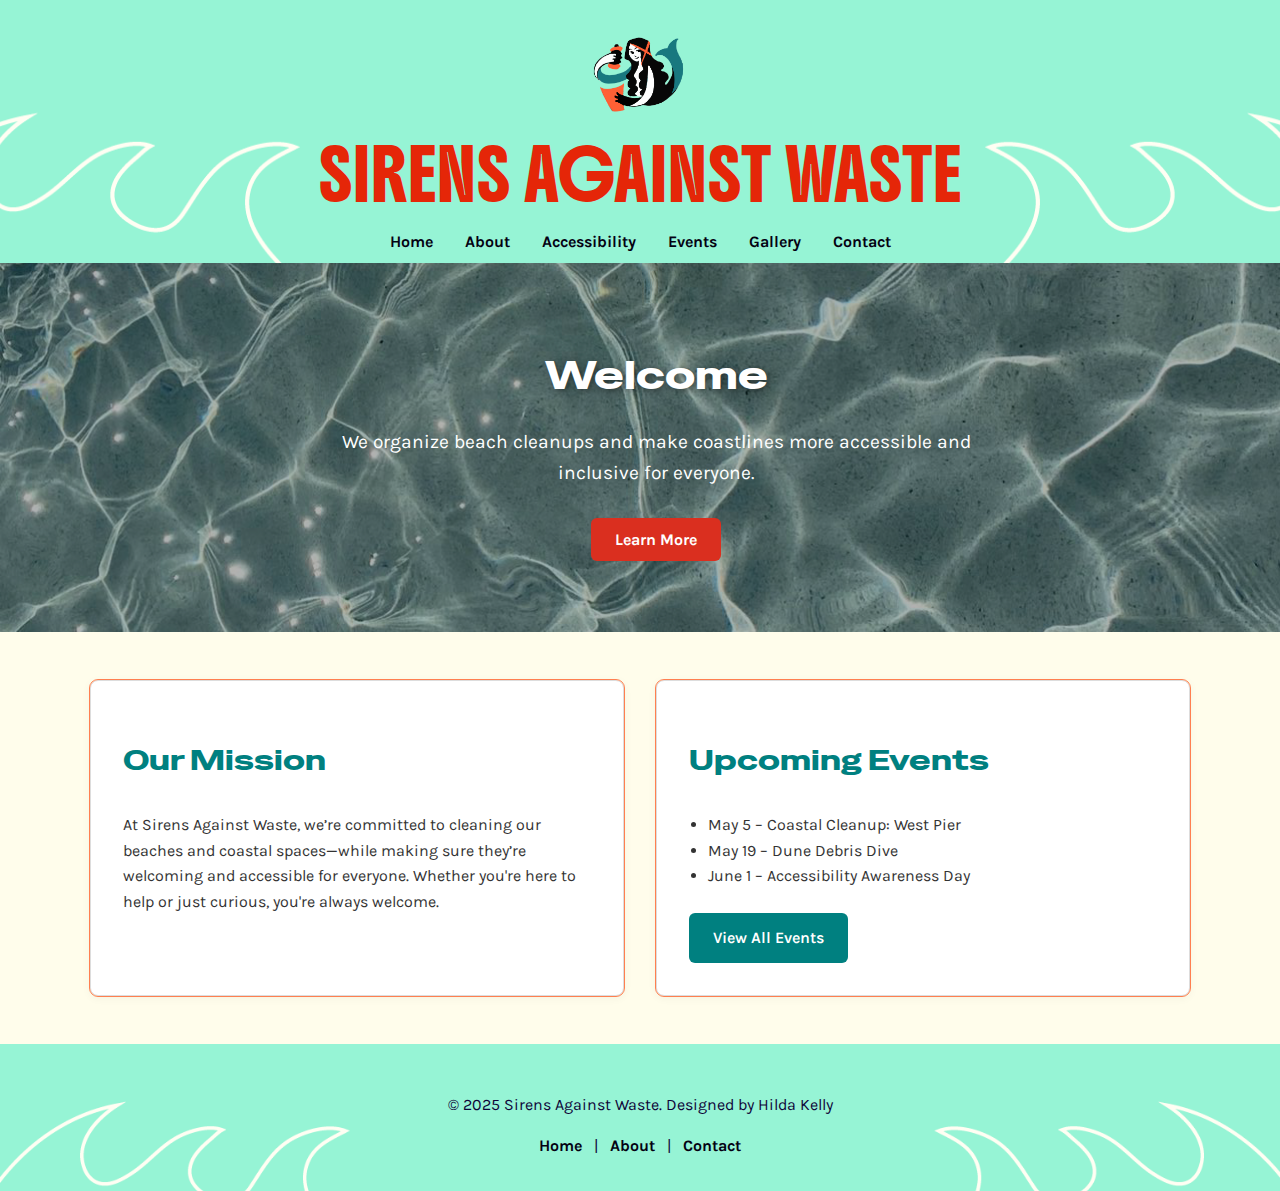
<file: index.html>
<!DOCTYPE html>
<html lang="en">
<head>
  <meta charset="UTF-8">
  <meta name="viewport" content="width=device-width, initial-scale=1.0">
  <title>Sirens Against Waste</title>
  <link rel="stylesheet" href="stylesheet.css">
  <link rel="icon" type="image/png" href="images/favicon.png">

  <link rel="preconnect" href="https://fonts.googleapis.com">
  <link rel="preconnect" href="https://fonts.gstatic.com" crossorigin>
  <link href="https://fonts.googleapis.com/css2?family=Boldonse&family=Karla:ital,wght@0,200..800;1,200..800&family=Special+Gothic+Expanded+One&family=Trade+Winds&display=swap" rel="stylesheet">
</head>

<body class="home">
    <header>


        <img src="images/logo.png" alt="Sirens Against Waste logo" class="main-logo">
        <div class="title-banner">
          <h1>Sirens Against Waste</h1>
        </div>
        <nav>
          <ul>
            <li><a href="index.html">Home</a></li>
            <li><a href="about.html">About</a></li>
            <li><a href="accessibility.html">Accessibility</a></li>
            <li><a href="events.html">Events</a></li>
            <li><a href="gallery.html">Gallery</a></li>
            <li><a href="contact.html">Contact</a></li>
          </ul>
        </nav>
      </header>
    
     
       <!-- Hero Banner -->
  <section class="hero-banner">
    <div class="hero-content">
      <h2>Welcome</h2>
      <p>We organize beach cleanups and make coastlines more accessible and inclusive for everyone.</p>
      <a href="about.html" class="hero-button">Learn More</a>
    </div>
  </section>
  

  <!-- Mission + Events Section -->
  <section class="home-feature-section">
    <div class="mission-box">
      <h2>Our Mission</h2>
      <p>
        At Sirens Against Waste, we’re committed to cleaning our beaches and coastal spaces—while making sure they’re welcoming and accessible for everyone. Whether you're here to help or just curious, you're always welcome.
      </p>
    </div>

    <div class="events-preview">
      <h2>Upcoming Events</h2>
      <ul>
        <li>May 5 – Coastal Cleanup: West Pier</li>
        <li>May 19 – Dune Debris Dive</li>
        <li>June 1 – Accessibility Awareness Day</li>
      </ul>
      <a href="events.html" class="events-button">View All Events</a>
    </div>
  </section>
    
   

  
  <footer>
    <div class="footer-banner">
      <p>&copy; 2025 Sirens Against Waste. Designed by Hilda Kelly</p>
      <nav>
        <a href="index.html">Home</a> |
        <a href="about.html">About</a> |
        <a href="contact.html">Contact</a>
      </nav>
    </div>
  </footer>

  
  
</body>
</html>
</file>
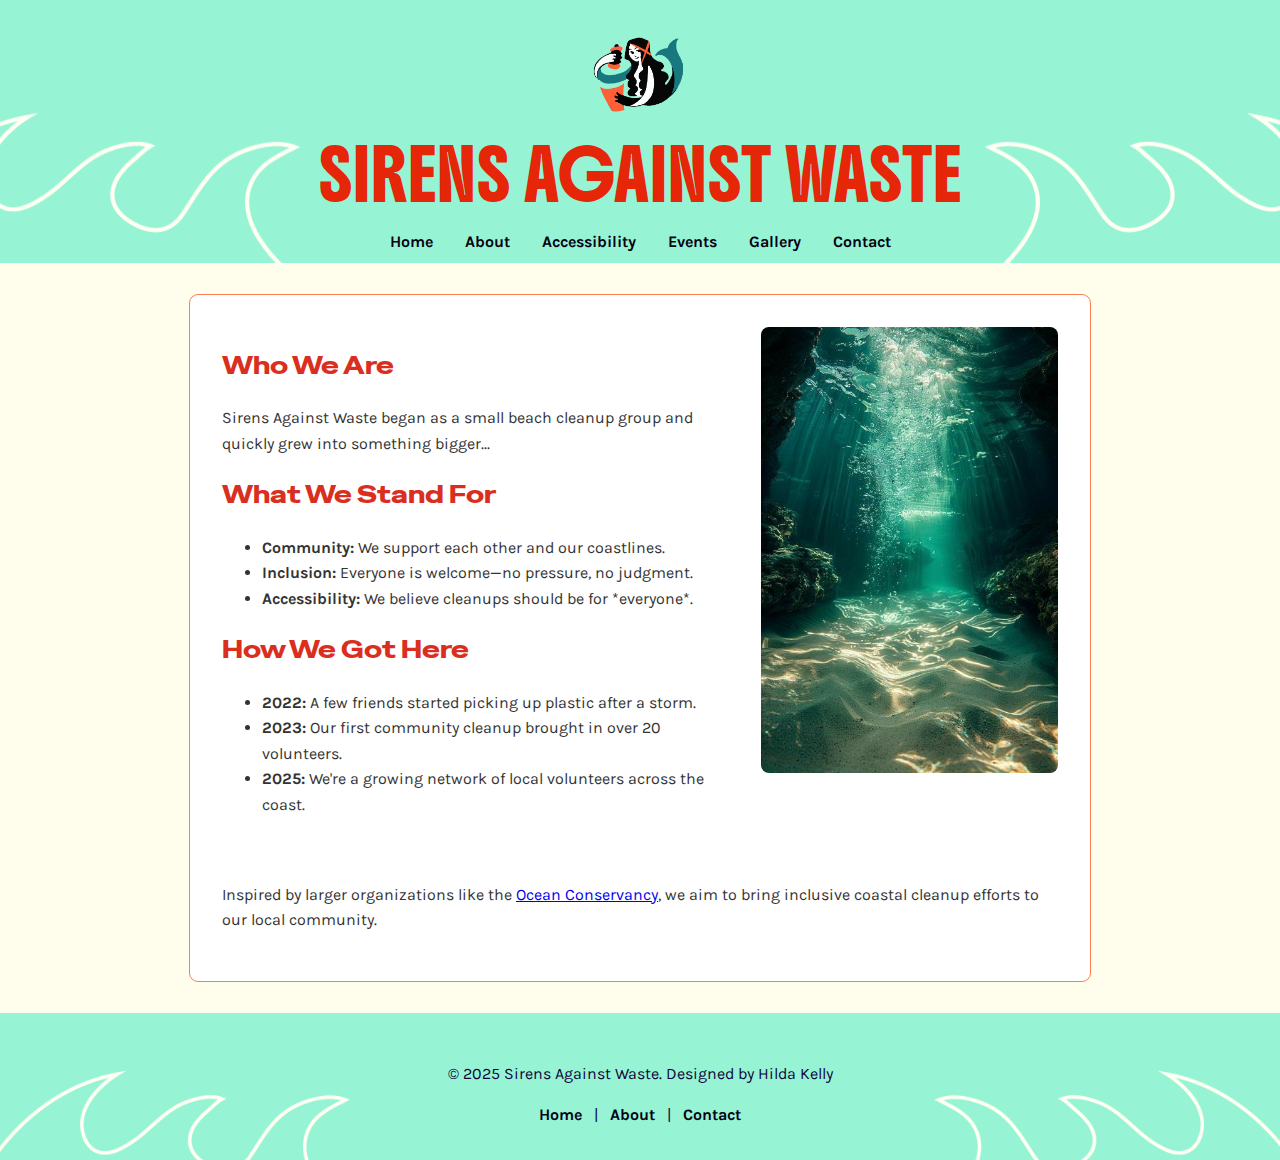
<file: about.html>
<!DOCTYPE html>
<html lang="en">
<head>
  <meta charset="UTF-8">
  <meta name="viewport" content="width=device-width, initial-scale=1.0">
  <title>About Us – Sirens Against Waste</title>
  <link rel="stylesheet" href="stylesheet.css">
  <link rel="icon" type="image/png" href="images/favicon.png">
  <link rel="preconnect" href="https://fonts.googleapis.com">
  <link rel="preconnect" href="https://fonts.gstatic.com" crossorigin>
  <link href="https://fonts.googleapis.com/css2?family=Boldonse&family=Karla:ital,wght@0,200..800;1,200..800&family=Special+Gothic+Expanded+One&family=Trade+Winds&display=swap" rel="stylesheet">
  

</head>
<body>
  <header>
    <img src="images/logo.png" alt="Sirens Against Waste logo" class="main-logo">
    <div class="title-banner">
      <h1>Sirens Against Waste</h1>
    </div>
    <nav>
      <ul>
        <li><a href="index.html">Home</a></li>
        <li><a href="about.html">About</a></li>
        <li><a href="accessibility.html">Accessibility</a></li>
        <li><a href="events.html">Events</a></li>
        <li><a href="gallery.html">Gallery</a></li>
        <li><a href="contact.html">Contact</a></li>
      </ul>
    </nav>
  </header>

  <main class="about-page">

    
    <div class="about-wrapper">

        
      <section class="about-content">
        <h2>Who We Are</h2>
        <p>Sirens Against Waste began as a small beach cleanup group and quickly grew into something bigger...</p>
  
        <h2>What We Stand For</h2>
        <ul>
          <li><strong>Community:</strong> We support each other and our coastlines.</li>
          <li><strong>Inclusion:</strong> Everyone is welcome—no pressure, no judgment.</li>
          <li><strong>Accessibility:</strong> We believe cleanups should be for *everyone*.</li>
        </ul>
  
        <h2>How We Got Here</h2>
        <ul>
          <li><strong>2022:</strong> A few friends started picking up plastic after a storm.</li>
          <li><strong>2023:</strong> Our first community cleanup brought in over 20 volunteers.</li>
          <li><strong>2025:</strong> We're a growing network of local volunteers across the coast.</li>
        </ul>
      </section>
  
      <aside class="about-image">
        <img src="images/ocean.jpg" alt="image of the ocean, under the water" aria-hidden="true">
      </aside>

      <p>Inspired by larger organizations like the 
        <a href="https://oceanconservancy.org" target="_blank" rel="noopener">Ocean Conservancy</a>, 
        we aim to bring inclusive coastal cleanup efforts to our local community.
      </p>
    </div>
  </main>
  
  
      
  </main>

  
  <footer>
    <div class="footer-banner">
      <p>&copy; 2025 Sirens Against Waste. Designed by Hilda Kelly</p>
      <nav>
        <a href="index.html">Home</a> |
        <a href="about.html">About</a> |
        <a href="contact.html">Contact</a>
      </nav>
    </div>
  </footer>

</body>
</html>
</file>
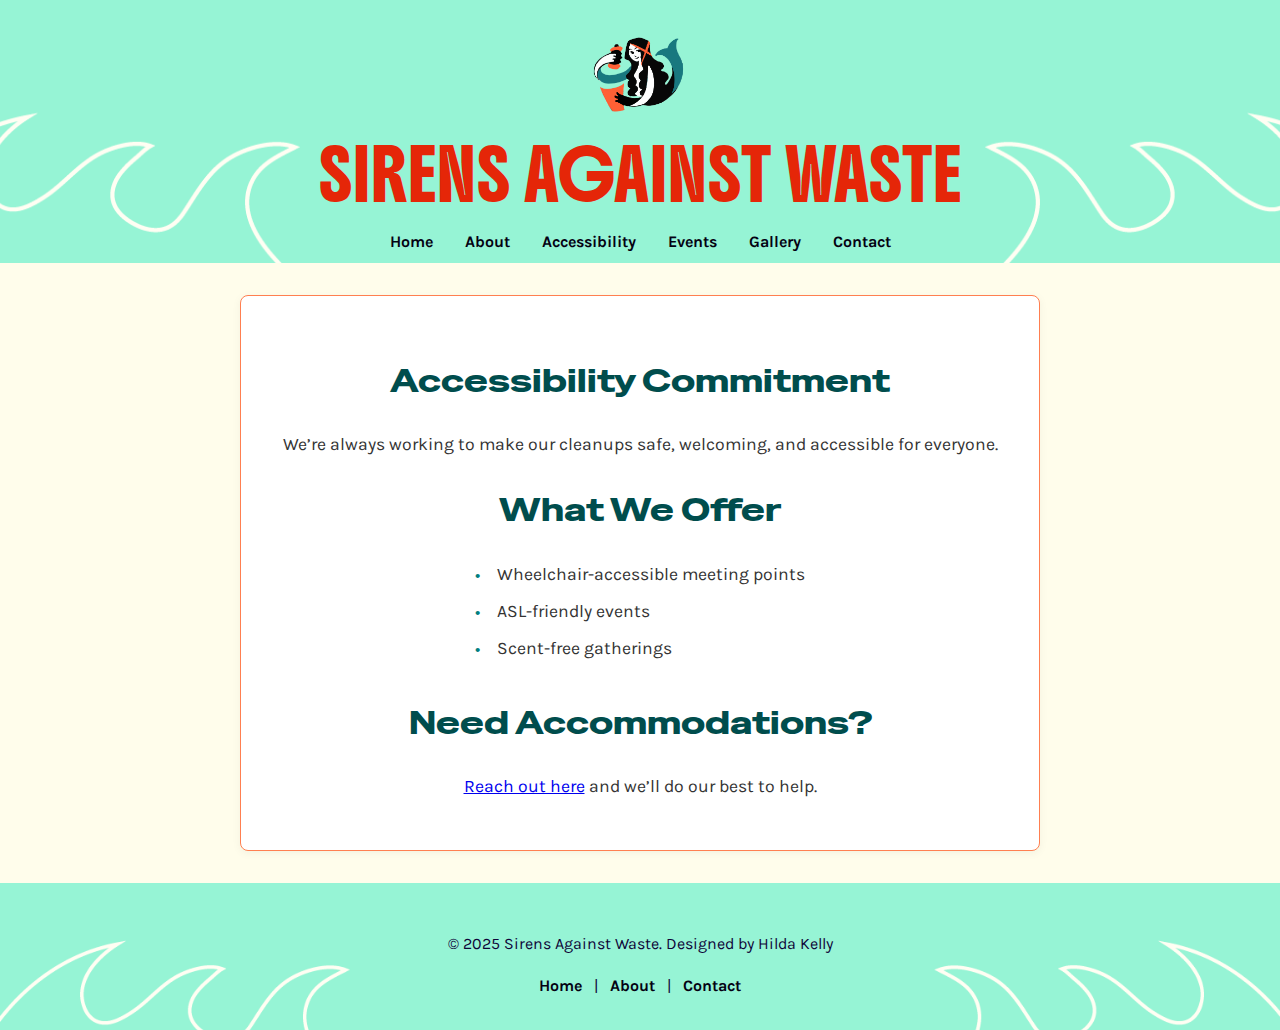
<file: accessibility.html>
<!DOCTYPE html>
<html lang="en">
<head>
  <meta charset="UTF-8">
  <meta name="viewport" content="width=device-width, initial-scale=1.0">
  <title>Accessibility – Sirens Against Waste</title>
  <link rel="stylesheet" href="stylesheet.css">
  <link rel="icon" type="image/png" href="images/favicon.png">
  <link rel="preconnect" href="https://fonts.googleapis.com">
  <link rel="preconnect" href="https://fonts.gstatic.com" crossorigin>
  <link href="https://fonts.googleapis.com/css2?family=Boldonse&family=Karla:ital,wght@0,200..800;1,200..800&family=Special+Gothic+Expanded+One&family=Trade+Winds&display=swap" rel="stylesheet">
  
</head>
<body>
  <header>
    <img src="images/logo.png" alt="Sirens Against Waste logo" class="main-logo">
    <div class="title-banner">
      <h1>Sirens Against Waste</h1>
    </div>
    <nav>
      <ul>
        <li><a href="index.html">Home</a></li>
        <li><a href="about.html">About</a></li>
        <li><a href="accessibility.html">Accessibility</a></li>
        <li><a href="events.html">Events</a></li>
        <li><a href="gallery.html">Gallery</a></li>
        <li><a href="contact.html">Contact</a></li>
      </ul>
    </nav>
  </header>

  <main class="accessibility-page">
    <div class="accessibility-container">
      <section class="accessibility-intro">
        <h2>Accessibility Commitment</h2>
        <p>We’re always working to make our cleanups safe, welcoming, and accessible for everyone.</p>
      </section>
  
      <section class="accessibility-features">
        <h2>What We Offer</h2>
        <ul>
          <li>Wheelchair-accessible meeting points</li>
          <li>ASL-friendly events</li>
          <li>Scent-free gatherings</li>
        </ul>
      </section>
  
      <section class="accessibility-help">
        <h2>Need Accommodations?</h2>
        <p><a href="contact.html">Reach out here</a> and we’ll do our best to help.</p>
      </section>
    </div>
  </main>
  
  
  

    
  <footer>
    <div class="footer-banner">
      <p>&copy; 2025 Sirens Against Waste. Designed by Hilda Kelly</p>
      <nav>
        <a href="index.html">Home</a> |
        <a href="about.html">About</a> |
        <a href="contact.html">Contact</a>
      </nav>
    </div>
  </footer>

</body>
</html>
</file>
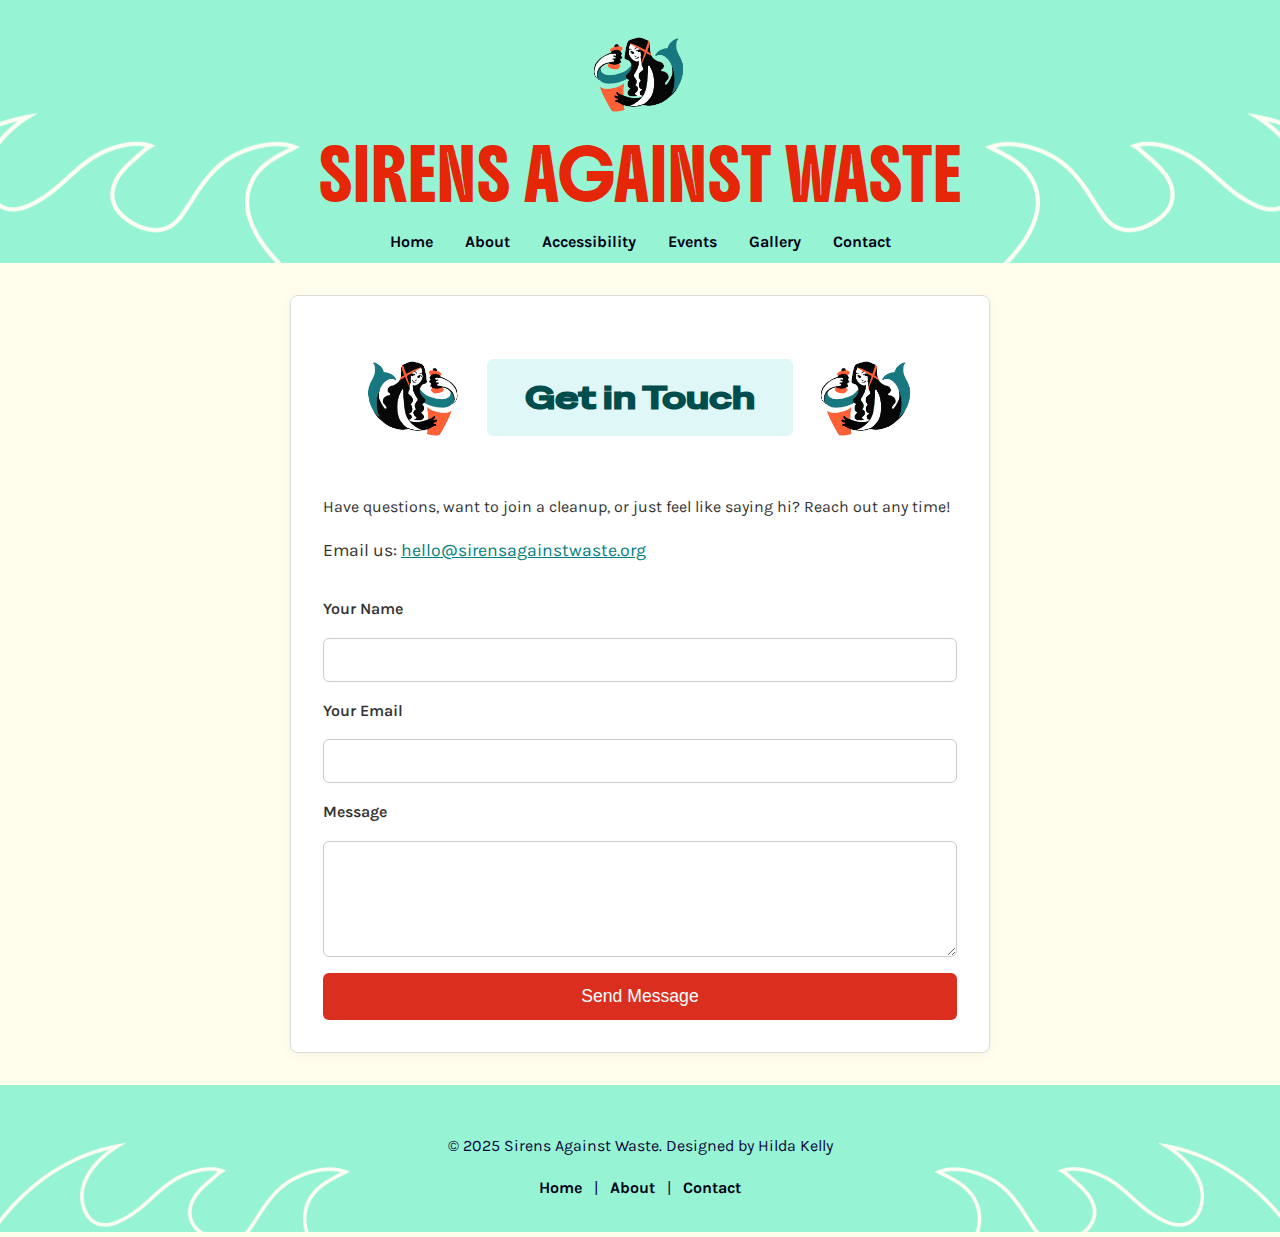
<file: contact.html>
<!DOCTYPE html>
<html lang="en">
<head>
  <meta charset="UTF-8">
  <meta name="viewport" content="width=device-width, initial-scale=1.0">
  <title>Gallery – Sirens Against Waste</title>
  <link rel="stylesheet" href="stylesheet.css">
  <link rel="icon" type="image/png" href="images/favicon.png">
  <link rel="preconnect" href="https://fonts.googleapis.com">
  <link rel="preconnect" href="https://fonts.gstatic.com" crossorigin>
  <link href="https://fonts.googleapis.com/css2?family=Boldonse&family=Karla:ital,wght@0,200..800;1,200..800&family=Special+Gothic+Expanded+One&family=Trade+Winds&display=swap" rel="stylesheet">
  </head>
<body>
  <header>
    <img src="images/logo.png" alt="Sirens Against Waste logo" class="main-logo">
    <div class="title-banner">
      <h1>Sirens Against Waste</h1>
    </div>
    <nav>
      <ul>
        <li><a href="index.html">Home</a></li>
        <li><a href="about.html">About</a></li>
        <li><a href="accessibility.html">Accessibility</a></li>
        <li><a href="events.html">Events</a></li>
        <li><a href="gallery.html">Gallery</a></li>
        <li><a href="contact.html">Contact</a></li>
      </ul>
    </nav>
  </header>

<main class="contact-page">
  <section class="contact-container">
    <h2 class="contact-heading">
        <img src="images/logo2.png" alt="" aria-hidden="true" class="heading-icon left">
        
        <span class="heading-banner">Get in Touch</span>
        
        <img src="images/logo.png" alt="" aria-hidden="true" class="heading-icon right">
      </h2>
    <p>Have questions, want to join a cleanup, or just feel like saying hi? Reach out any time!</p>

    <ul class="contact-info">
      <li>Email us: <a href="mailto:hello@sirensagainstwaste.org">hello@sirensagainstwaste.org</a></li>
    </ul>

    <form class="contact-form">
      <label for="name">Your Name</label>
      <input type="text" id="name" name="name" required>

      <label for="email">Your Email</label>
      <input type="email" id="email" name="email" required>

      <label for="message">Message</label>
      <textarea id="message" name="message" rows="5" required></textarea>

      <button type="submit">Send Message</button>
    </form>
  </section>
</main>



  
<footer>
    <div class="footer-banner">
      <p>&copy; 2025 Sirens Against Waste. Designed by Hilda Kelly</p>
      <nav>
        <a href="index.html">Home</a> |
        <a href="about.html">About</a> |
        <a href="contact.html">Contact</a>
      </nav>
    </div>
  </footer>

</body>
</html>
</file>
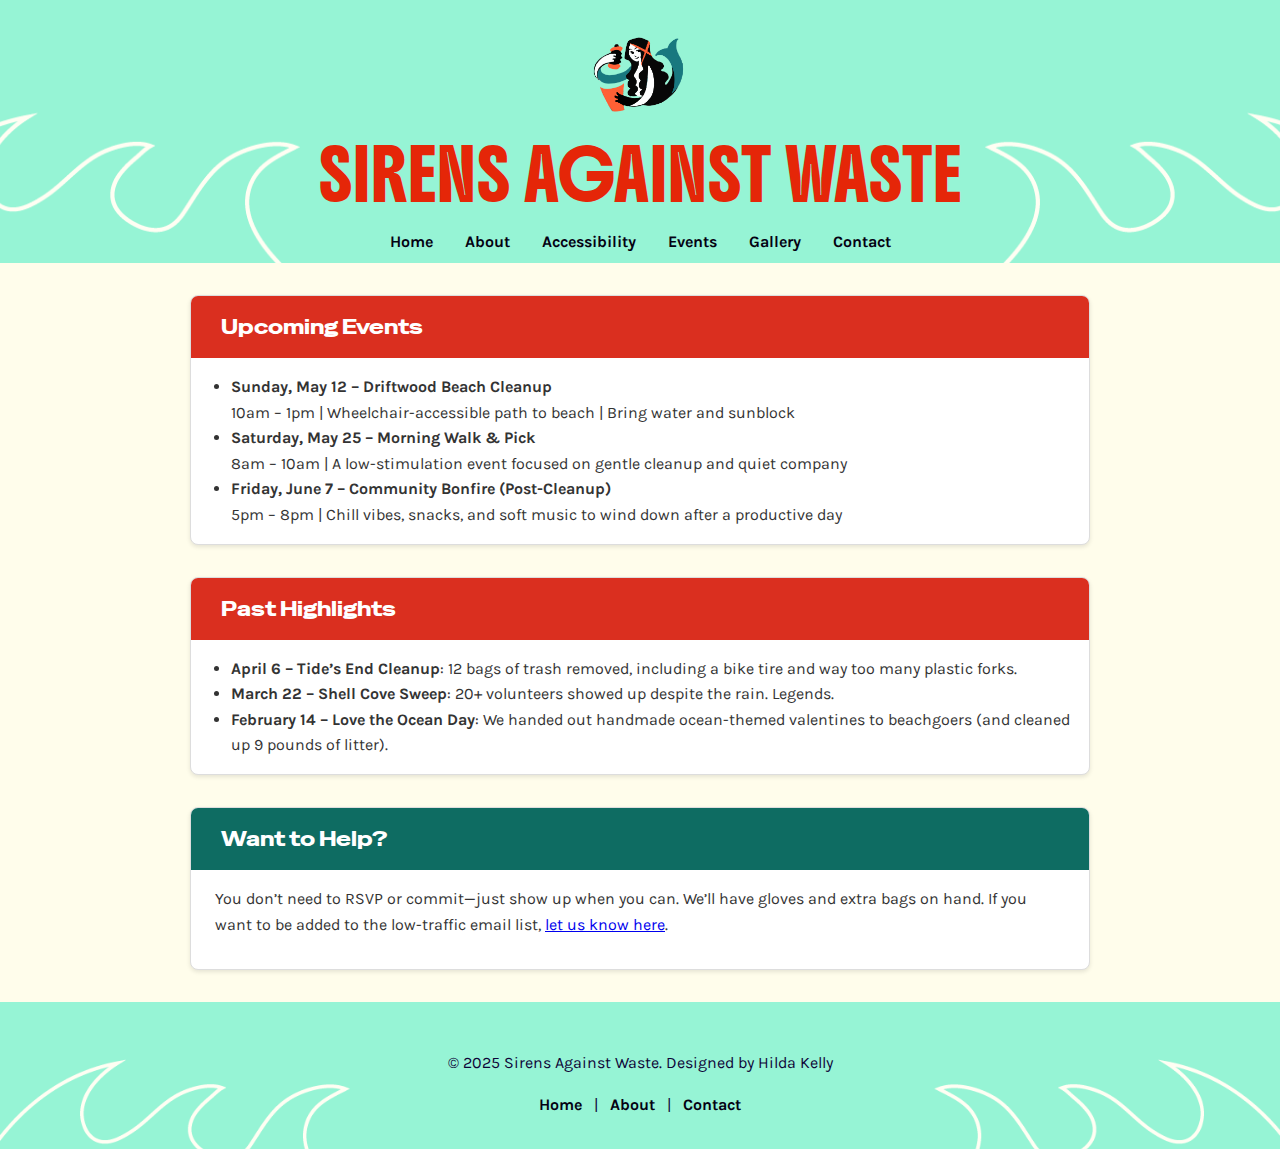
<file: events.html>
<!DOCTYPE html>
<html lang="en">
<head>
  <meta charset="UTF-8">
  <meta name="viewport" content="width=device-width, initial-scale=1.0">
  <title>Events – Sirens Against Waste</title>
  <link rel="stylesheet" href="stylesheet.css">
  <link rel="icon" type="image/png" href="images/favicon.png">
  <link rel="preconnect" href="https://fonts.googleapis.com">
  <link rel="preconnect" href="https://fonts.gstatic.com" crossorigin>
  <link href="https://fonts.googleapis.com/css2?family=Boldonse&family=Karla:ital,wght@0,200..800;1,200..800&family=Special+Gothic+Expanded+One&family=Trade+Winds&display=swap" rel="stylesheet">
  
</head>
<body>
  <header>
    <img src="images/logo.png" alt="Sirens Against Waste logo" class="main-logo">
    <div class="title-banner">
      <h1>Sirens Against Waste</h1>
    </div>
    <nav>
      <ul>
        <li><a href="index.html">Home</a></li>
        <li><a href="about.html">About</a></li>
        <li><a href="accessibility.html">Accessibility</a></li>
        <li><a href="events.html">Events</a></li>
        <li><a href="gallery.html">Gallery</a></li>
        <li><a href="contact.html">Contact</a></li>
      </ul>
    </nav>
  </header>


  <main>
      
    <section class="container">
        <h2 class="container-heading">Upcoming Events</h2>
      <ul>
        <li><strong>Sunday, May 12 – Driftwood Beach Cleanup</strong><br>
          10am – 1pm | Wheelchair-accessible path to beach | Bring water and sunblock</li>
        <li><strong>Saturday, May 25 – Morning Walk & Pick</strong><br>
          8am – 10am | A low-stimulation event focused on gentle cleanup and quiet company</li>
        <li><strong>Friday, June 7 – Community Bonfire (Post-Cleanup)</strong><br>
          5pm – 8pm | Chill vibes, snacks, and soft music to wind down after a productive day</li>
      </ul>
    </section>
  
    <section class="container">
      <h2 class="container-heading">Past Highlights</h2>
      <ul>
        <li><strong>April 6 – Tide’s End Cleanup</strong>: 12 bags of trash removed, including a bike tire and way too many plastic forks.</li>
        <li><strong>March 22 – Shell Cove Sweep</strong>: 20+ volunteers showed up despite the rain. Legends.</li>
        <li><strong>February 14 – Love the Ocean Day</strong>: We handed out handmade ocean-themed valentines to beachgoers (and cleaned up 9 pounds of litter).</li>
      </ul>
    </section>
  
      <section class="container">
        <h2 class="container-heading alt-heading">Want to Help?</h2>
        <p>You don’t need to RSVP or commit—just show up when you can. We’ll have gloves and extra bags on hand. If you want to be added to the low-traffic email list, <a href="contact.html">let us know here</a>.</p>
      </section>
      


  </main>

    
  <footer>
    <div class="footer-banner">
      <p>&copy; 2025 Sirens Against Waste. Designed by Hilda Kelly</p>
      <nav>
        <a href="index.html">Home</a> |
        <a href="about.html">About</a> |
        <a href="contact.html">Contact</a>
      </nav>
    </div>
  </footer>

</body>
</html>
</file>
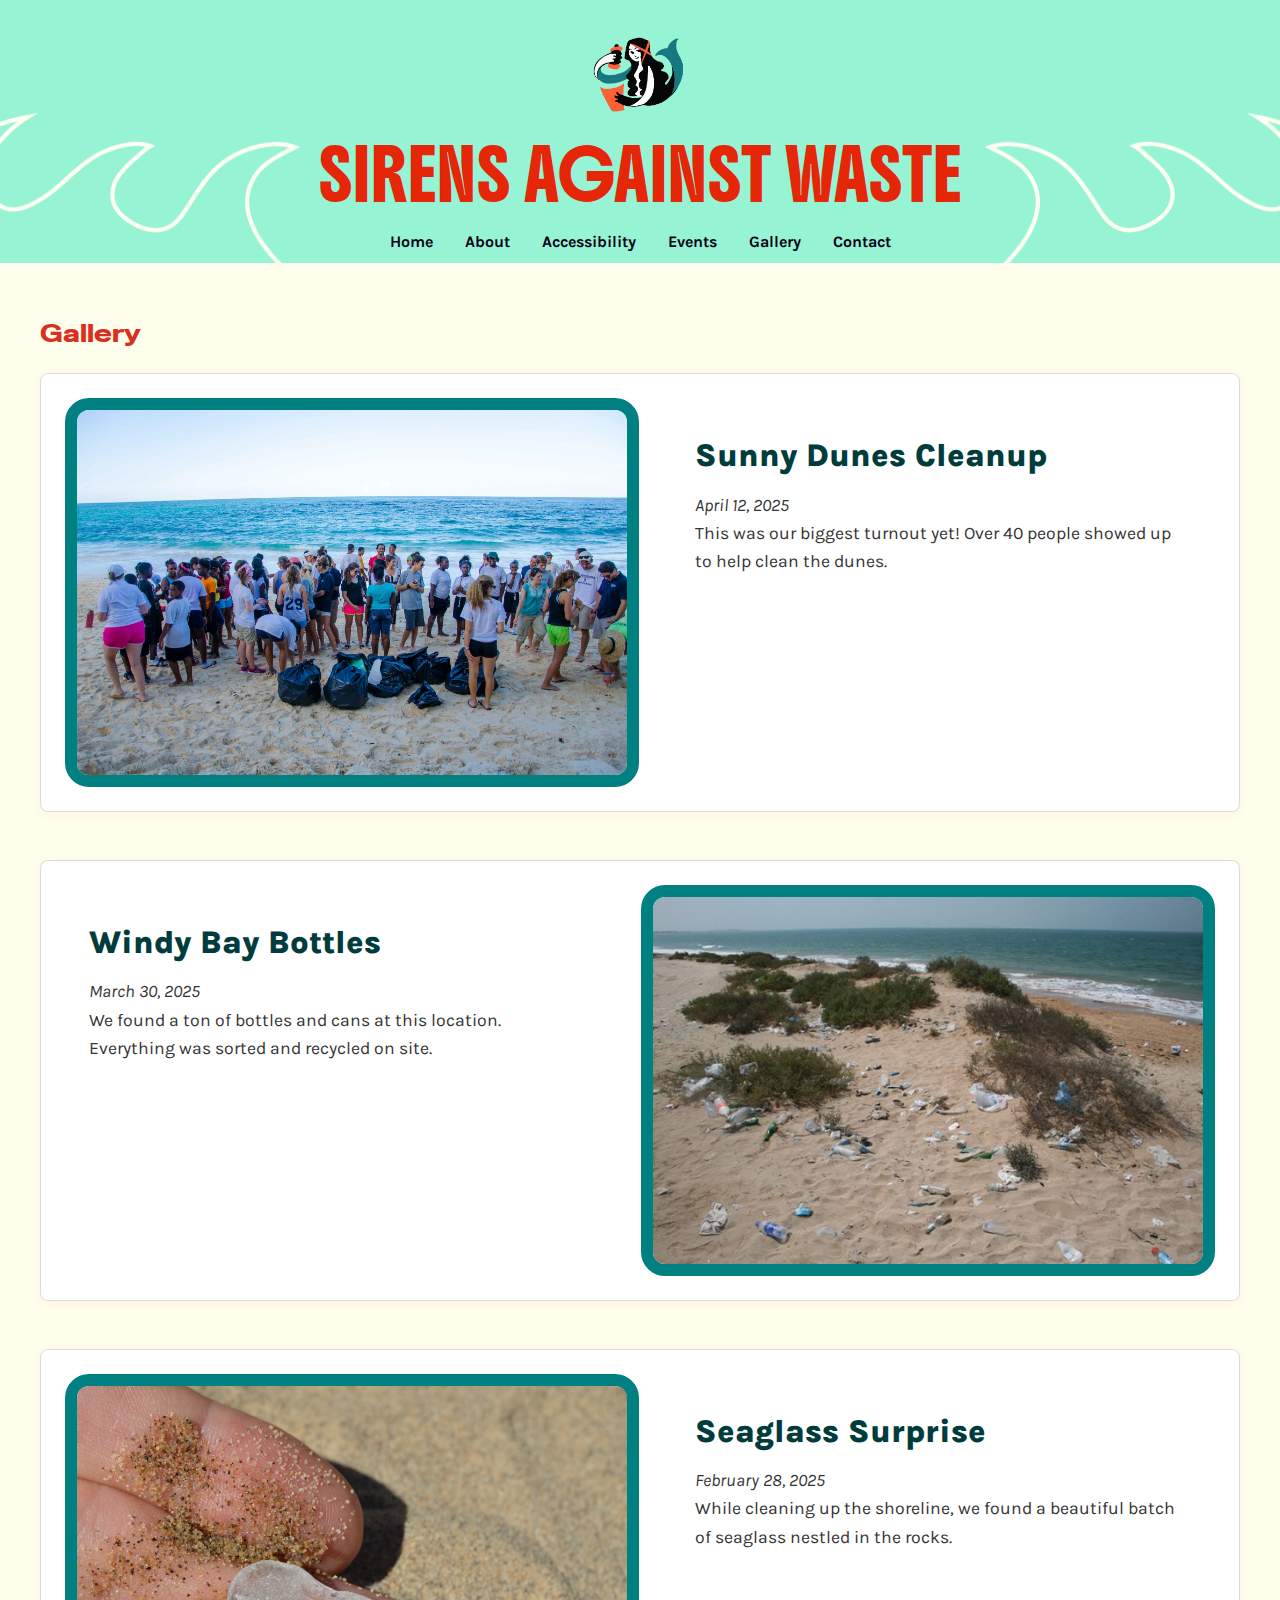
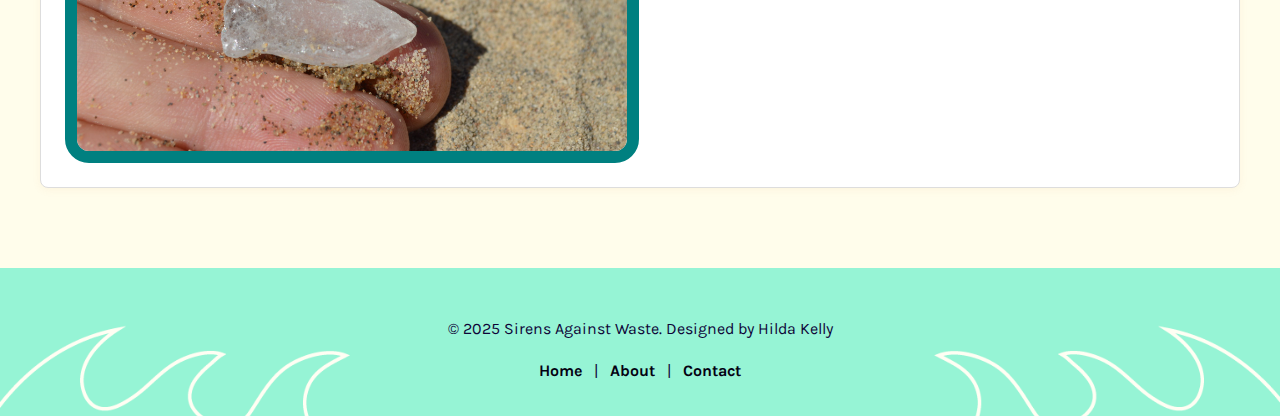
<file: gallery.html>
<!DOCTYPE html>
<html lang="en">
<head>
  <meta charset="UTF-8">
  <meta name="viewport" content="width=device-width, initial-scale=1.0">
  <title>Gallery – Sirens Against Waste</title>
  <link rel="stylesheet" href="stylesheet.css">
  <link rel="icon" type="image/png" href="images/favicon.png">
  <link rel="preconnect" href="https://fonts.googleapis.com">
  <link rel="preconnect" href="https://fonts.gstatic.com" crossorigin>
  <link href="https://fonts.googleapis.com/css2?family=Boldonse&family=Karla:ital,wght@0,200..800;1,200..800&family=Special+Gothic+Expanded+One&family=Trade+Winds&display=swap" rel="stylesheet">
  </head>
<body>
  <header>
    <img src="images/logo.png" alt="Sirens Against Waste logo" class="main-logo">
    <div class="title-banner">
      <h1>Sirens Against Waste</h1>
    </div>
    <nav>
      <ul>
        <li><a href="index.html">Home</a></li>
        <li><a href="about.html">About</a></li>
        <li><a href="accessibility.html">Accessibility</a></li>
        <li><a href="events.html">Events</a></li>
        <li><a href="gallery.html">Gallery</a></li>
        <li><a href="contact.html">Contact</a></li>
      </ul>
    </nav>
  </header>

  <main class="gallery-page">
    <h2 class="gallery-heading">Gallery</h2>
  
   
  
      
      <section class="gallery-entry">
        <div class="image-box">
          <img src="images/beach1.jpg" alt="Volunteers gathering trash">
        </div>
      
        <div class="blurb-box">
          <h3 class="blurb-title">Sunny Dunes Cleanup</h3>
          <p class="blurb-date">April 12, 2025</p>
          <p>This was our biggest turnout yet! Over 40 people showed up to help clean the dunes.</p>
        </div>
      </section>
      


    <section class="gallery-entry reverse">
      <div class="image-box">
        <img src="images/beach2.jpg" alt="Sorting recyclables">
      </div>
      <div class="blurb-box">
        <h3 class="blurb-title">Windy Bay Bottles</h3>
        <p class="blurb-date">March 30, 2025</p>
        <p>We found a ton of bottles and cans at this location. Everything was sorted and recycled on site.</p>
        
      </div>

      
    </section>

  
    <section class="gallery-entry">
      <div class="image-box">
        <img src="images/seaglass.jpg" alt="Shells and seaglass found during a walk">
      </div>
      <div class="blurb-box">
        <h3 class="blurb-title">Seaglass Surprise</h3>
        <p class="blurb-date">February 28, 2025</p>
        <p>While cleaning up the shoreline, we found a beautiful batch of seaglass nestled in the rocks.</p>
      </div>
    </section>
  
  
  </main>
  
  

  

    
  <footer>
    <div class="footer-banner">
      <p>&copy; 2025 Sirens Against Waste. Designed by Hilda Kelly</p>
      <nav>
        <a href="index.html">Home</a> |
        <a href="about.html">About</a> |
        <a href="contact.html">Contact</a>
      </nav>
    </div>
  </footer>

</body>
</html>
</file>
<file: stylesheet.css>
@charset "UTF-8";

.container {
    background-color: #ffffff;
    border: 1px solid #ddd;
    border-radius: 8px;
    padding: 0; /* Reset padding for cleaner layout */
    overflow: hidden; /* Ensures rounded corners contain everything */
    margin-bottom: 2em;
    box-shadow: 0 2px 4px rgba(0, 0, 0, 0.1);
  }
  
  .container-heading {
    background-color:#da2f1f;
    color: #ffffff;
    padding: 0.75em 1.5em;
    font-size: 1.25rem;
  }
  
 
  .container h2 {
    margin: 0;
  }
  
  /*.container-content {
    padding: 1.5em;
  }*/
  

  .container p {
    padding: 0 1.5em 1em 1.5em;
  }


/* Override the heading background color */
.container-heading.alt-heading {
    background-color: #0e6c62; /* kelp green, for example */
    color: #ffffff;
  }
  



body {

  font-family: "Karla", sans-serif;
  font-optical-sizing: auto;
  font-weight: 400;
  margin: 0;
  padding: 0;
  background-color: #fffdeb;
  color: #333;
  line-height: 1.6;
  overflow-x: hidden;
}

body, html {
  margin: 0;
  padding: 0;
}

body, main {
    margin: 0;
    padding: 0;
  }

  /* Only remove the space on the homepage */
body.home main {
    margin-top: 0;
    padding-top: 0;
  }
  
/* Full-width hero banner */
.hero-banner {
    width: 100%;
    position: relative;
  
    background-image: url('images/welcome.jpg');
    background-size: cover;
    background-position: center;
    background-repeat: no-repeat;
  
    padding: 5em 1em;
    color: white;
    text-align: center;
    overflow: hidden;
    
  }



  .hero-banner img {
    max-width: 100%;
    height: auto;
    display: block;
  }

  .hero-banner h2 {
    margin-top: 0;
    margin-bottom: 0.5em;
  }
  

  /* Optional overlay for contrast */
  .hero-banner::before {
    content: '';
    position: absolute;
    inset: 0;
    background: rgba(0, 0, 0, 0.3); /* adjust for readability */
    z-index: 0;
  }
  
  .hero-content {
    position: relative;
    z-index: 1;
    max-width: 700px;
    margin: 0 auto;
  }
  

  .hero-content h2 {
    font-size: 2.5rem;
    margin-bottom: 0.5em;
    text-shadow: 2px 2px 6px rgba(0, 0, 0, 0.4);
    color:#fff;
  }
  
  .hero-content p {
    font-size: 1.2rem;
    line-height: 1.6;
    margin-bottom: 2em;
  }
  

  .hero-button {
    background-color: #da2f1f;
    color: #ffffff;
    padding: 0.75em 1.5em;
    font-size: 1rem;
    font-weight: bold;
    border: none;
    border-radius: 6px;
    text-decoration: none;
    transition: background-color 0.2s ease;
  }
  
  .hero-button:hover {
    background-color: #e0f7f7;
  }


  /* Follow-up strip section */
  .mission-strip {
    background-color: #ffffff;
    padding: 3em 1em;
    max-width: 900px;
    margin: 0 auto;
  }
  
  .mission-strip h2 {
    color: #008080;
    font-size: 1.8rem;
    margin-bottom: 1em;
  }
  
  .mission-strip ul {
    list-style: disc;
    padding-left: 1.25em;
  }
  

  

  .home-feature-section {
    display: flex;
    flex-wrap: wrap;
    gap: 2em;
    max-width: 1100px;
    margin: 0 auto;
    padding: 3em 1em;
  }
  
  
  .mission-box,
.events-preview {
  flex: 1 1 20%;
  background-color: #fff;
  padding: 2em;
  border: 1px solid #ddd;
  border-radius: 8px;
  box-shadow: 0 2px 10px rgba(0, 0, 0, 0.05);
  /* you can keep this for debug if you want */
  outline: 1px solid coral;
}

  
  .mission-box h2,
  .events-preview h2 {
    color: #008080;
    font-size: 1.8rem;
    margin-bottom: 1em;
  
  }
  
  .events-preview ul {
    list-style: disc;
    padding-left: 1.2em;
    margin-bottom: 1.5em;
    
  }
  
  .events-button {
    display: inline-block;
    background-color: #008080;
    color: white;
    padding: 0.75em 1.5em;
    text-decoration: none;
    border-radius: 6px;
    font-weight: 600;
    transition: background-color 0.2s ease;
  }
  
  .events-button:hover {
    background-color: #006666;
  }
  

  
/* Extra padding for homepage content container */
.home-container {
    padding: 2em;
  }
  
  .home-container h2 {
    margin-top: 1.5em;
  }
  
  .home-container h2:first-of-type {
    display: inline-block;
    background-color: #e0f7f7;
    color:#da2f1f;
    padding: 0.3em 0.75em;
    border-radius: 4px;
    font-size: 1.8rem;
    margin-top: 0; /* no extra space before the first heading */
  }

  .home-container img {
    margin-top: 1em;
    border-radius: 6px;
  }

 

  
.main-logo {
display: block;
max-width: 100px;
margin: 0;
}



.side-icon {
width: 40px;
height: auto;
}


/* Ensure the logo is above the banner */
.main-logo {
display: block;
margin: 1em auto 0.5em;
max-width: 100px;
}


/*header*/

header {
background-image: url('images/waves.png'); /* decorative image */
background-size: cover;
background-position: center;
background-repeat: no-repeat;
text-align: center;
padding: 0.5em 1em; /* Gives the image vertical height */
background-color: #96f4d5;
color: white;
margin-bottom: 0;
margin-top: 0;
}

/*header end*/

nav ul {
list-style: none;
padding: 0;
display: flex;
justify-content: center;
flex-wrap: wrap;
margin: 1em 0 0 0;
}

nav ul li {
margin: 0 1em;
}

nav a {
color: #040112;
text-decoration: none;
font-weight: bold;
}

nav a:hover {
color: rgb(14, 136, 251);
}

main {
  /*padding: 1em;*/
  max-width: 900px;
  margin: 2em auto;
}

h1 {


/*font-family: "Trade Winds", system-ui;*/
   font-family: "Boldonse", system-ui;
font-weight: 400;
font-style: normal;
font-size: 3em;
text-transform: uppercase;
color:#e52608;
/*color:#e5083c;*/
/*text-shadow: 2px 2px 4px rgba(255, 68, 0, 0.3);*/
margin-top: 0.3em;
margin-bottom: 0.3em;
letter-spacing: 1px;
}


h2 {
  color: #da2f1f;
  font-family: "Special Gothic Expanded One", sans-serif;
font-weight: 400;
font-style: normal;
font-optical-sizing: auto;

}


img {
  max-width: 100%;
  height: auto;
  border-radius: 8px;
  
}

.image-heading {
    background-image: url('images/TESTBG3.png'); /* Your image here */
    background-size: cover;
    background-position: center;
    background-repeat: no-repeat;
    border-radius: 6px;
    padding: 2em 1em;
    text-align: center;
    margin-bottom: 1.5em;
    color: white;
    position: relative;
  }
  
  /* Optional overlay for contrast */
  .image-heading::before {
    content: '';
    position: absolute;
    inset: 0;
    background: rgba(0, 0, 0, 0.3);
    border-radius: 6px;
    z-index: 0;
  }
  
  .image-heading h2 {
    position: relative;
    z-index: 1;
    font-size: 2rem;
    margin: 0;
    
  }


/*About start*/
.about-wrapper {
    padding: 2em;
    display: flex;
    gap: 2em;
    align-items: flex-start;
    justify-content: space-between;
    max-width: 1200px;
    margin: 0 auto;
    flex-wrap: wrap;
    background-color: #ffffff;
  border-radius: 8px;
  outline: 1px solid coral;
    
  }
  
  .about-content {
    flex: 1 1 60%;
  }
  
  .about-image {
    flex: 1 1 35%;
    display: flex;
    justify-content: center;
  }
  
  .about-image img {
    max-width: 100%;
    height: auto;
    border-radius: 8px;
    object-fit: cover;
  }

  @media (max-width: 768px) {
    .about-wrapper {
      flex-direction: column;
    }
  
    .about-image {
      margin-top: 2em;
    }
  }
  

  /*acc page*/
  .accessibility-container {
    background-color: #ffffff;
    padding: 2em;
    border: 1px solid coral;
    border-radius: 8px;
    box-shadow: 0 2px 10px rgba(0,0,0,0.05);
    max-width: 800px;
    margin: 0 auto;
  }
  
  .accessibility-page {
    text-align: center;
    max-width: 800px;
    margin: 0 auto;
    padding: 2em 1em;
  }
  
  .accessibility-page h2 {
    font-size: 2rem;
    margin-bottom: 0.75em;
    color: #004d4d;
  }
  
  .accessibility-page p,
  .accessibility-page li {
    font-size: 1.1rem;
    line-height: 1.6;
    color: #333;
  }
  
  /* Optional: center the list itself */
  .accessibility-features ul {
    list-style: none;
    padding: 0;
    margin: 0 auto;
    display: inline-block;
    text-align: left;
  }
  
  .accessibility-features li {
    margin-bottom: 0.5em;
    position: relative;
    padding-left: 1.25em;
  }
  
  .accessibility-features li::before {
    content: "•";
    position: absolute;
    left: 0;
    color: #008080;
    font-size: 1.2rem;
  }
  

  /*START OF GALLERY*/

  .gallery-page {
    max-width: 1200px; /* up from 1000px */
    margin: 0 auto;
    padding: 2em 1em;

  }
  

    .gallery-entry {
        display: flex;
        align-items: flex-start; /* aligns content to the top */
        

    justify-content: space-between;
    gap: 2em;
    margin-bottom: 3em;
    flex-wrap: wrap;
    border: 1px solid #ddd;
    border-radius: 8px;
    padding: 1.5em;
    box-shadow: 0 2px 8px rgba(224, 132, 79, 0.073);
  
  

    background-color: #ffffff; /* gentle neutral tone for all */
  border-radius: 8px;
  overflow: hidden;


  }


  
  
  .gallery-entry.reverse {
    flex-direction: row-reverse;
  }
  
  .image-box {
    flex: 1 1 50%;
    max-width: 550px;
    border: 12px solid #008080;
    border-radius: 24px; /* sharp corners */
    overflow: hidden;
    
    display: flex;
    align-items: stretch; /* this will force the image to fill vertically */
    padding: 0; /* double confirm no space inside */
    
  }

 
  
  .blurb-decoration {
    margin-top: 2em;
    text-align: right; /* or left/center—whatever fits your layout */



    position: absolute;
  bottom: 0;
  left: 0;
  width: 100%;
  }
  
  .blurb-decoration img {
    /*width: 60px; 
    height: auto;
    display: block;
    opacity: 0.9;*/


    width: 100%;
  height: auto;
  display: block;
  opacity: 0.9;
  }
  
  
  
  .image-box img {
    display: block; /* removes inline gap */
    width: 100%;
    /*height: 100%;*/
    object-fit: cover;
    margin: 0;
    padding: 0;
    border: none;
    height: auto;
    border-radius: 0;
 
 
   
  }
  
  
  .blurb-box {
    flex: 1;
    background-color: #ffffff;
    /*padding: 0.5em 0 0 0; /* a little breathing room up top */ 

    
  padding: 2em 1.5em 4em; /* bottom padding makes room for the image */
  position: relative;
  padding-bottom: 10em; /* ensures space for the decorative image */
  

    
  }
  
  .blurb-box p {
    font-size: 1.1rem;
    color: #333;
    margin: 0;
  }

  .blurb-title {
  
    font-size: 2rem;
    font-weight: 800;
    margin: 0 0 0.3em;
    color: #003c3c;
  }
  
  
  .blurb-date {
    font-size: 0.95rem;
    font-style: italic;
    color: #777;
    margin-bottom: 1em;

  }
  
  @media (max-width: 768px) {
    .image-box {
      width: 100%;
      flex: 1 1 100%;
    }
  
    .blurb-box {
      width: 100%;
      margin-top: 1em;
    }
  }
  


/* ========== Forms ========== */

.contact-page {
    padding: 2em 1em;
    max-width: 700px;
    margin: 0 auto;
  }
  
  .contact-heading {
    display: flex;
    align-items: center;
    justify-content: center;
    gap: 1em;
    margin-bottom: 2em;
    flex-wrap: wrap;
  }
  
  .contact-container {
    background-color: #ffffff;
    padding: 2em;
    border: 1px solid #ddd;
    border-radius: 8px;
    box-shadow: 0 2px 10px rgba(0,0,0,0.05);
  }
  
  .contact-info {
    list-style: none;
    padding-left: 0;
    margin-bottom: 2em;
  }
  
  .contact-info li {
    font-size: 1.1rem;
    margin-bottom: 0.5em;
  }
  
  .contact-info a {
    color: #008080;
    text-decoration: underline;
  }
  
  .contact-form {
    display: flex;
    flex-direction: column;
    gap: 1em;
  }
  
  .contact-form label {
    font-weight: 600;
  }
  
  .contact-form input,
  .contact-form textarea {
    padding: 0.75em;
    font-size: 1rem;
    border: 1px solid #ccc;
    border-radius: 6px;
    width: 100%;
    box-sizing: border-box;
  }
  
  .contact-form button {
    padding: 0.75em;
    font-size: 1.1rem;
    background-color:#da2f1f;
    color: white;
    border: none;
    border-radius: 6px;
    cursor: pointer;
  }
  
  .contact-form button:hover {
    background-color: #006666;
  }
  
  .decor-wrap {
    display: inline-flex;
    align-items: center;
    gap: 0.5em;
    background-color: #e0f7f7; /* background behind the words */
    padding: 0.4em 1em;
    border-radius: 6px;
  }
  
  .heading-icon {
    width: 100px;
    height: auto;
    max-width: none;
  }
  
  .heading-text {
    font-size: 2rem;
    font-weight: 800;
    color: #004d4d;
    display: inline-block;
  }

  .heading-banner {
    background-color: #e0f7f7;
    padding: 0.4em 1.2em;
    border-radius: 6px;
    font-size: 2rem;
    font-weight: 800;
    color: #004d4d;
    white-space: nowrap;
  }

  @media (max-width: 480px) {
    .heading-banner {
      font-size: 1.6rem;
    }
    .heading-icon {
      width: 24px;
    }
  }
  




/* ========== Footer ========== */
  
footer {
background-image: url('images/waves.png'); /* Your footer image */
background-color: #96f4d5;
background-size: cover;
background-position: center;
background-repeat: no-repeat;
color: #0e0438;
padding: 2em 1em;
text-align: center;
}

.footer-banner {
max-width: 900px;
margin: 0 auto;
}

footer nav a {
color:#040112;
text-decoration: none;
margin: 0 0.5em;
}

footer nav a:hover {
text-decoration: underline;
}
</file>
